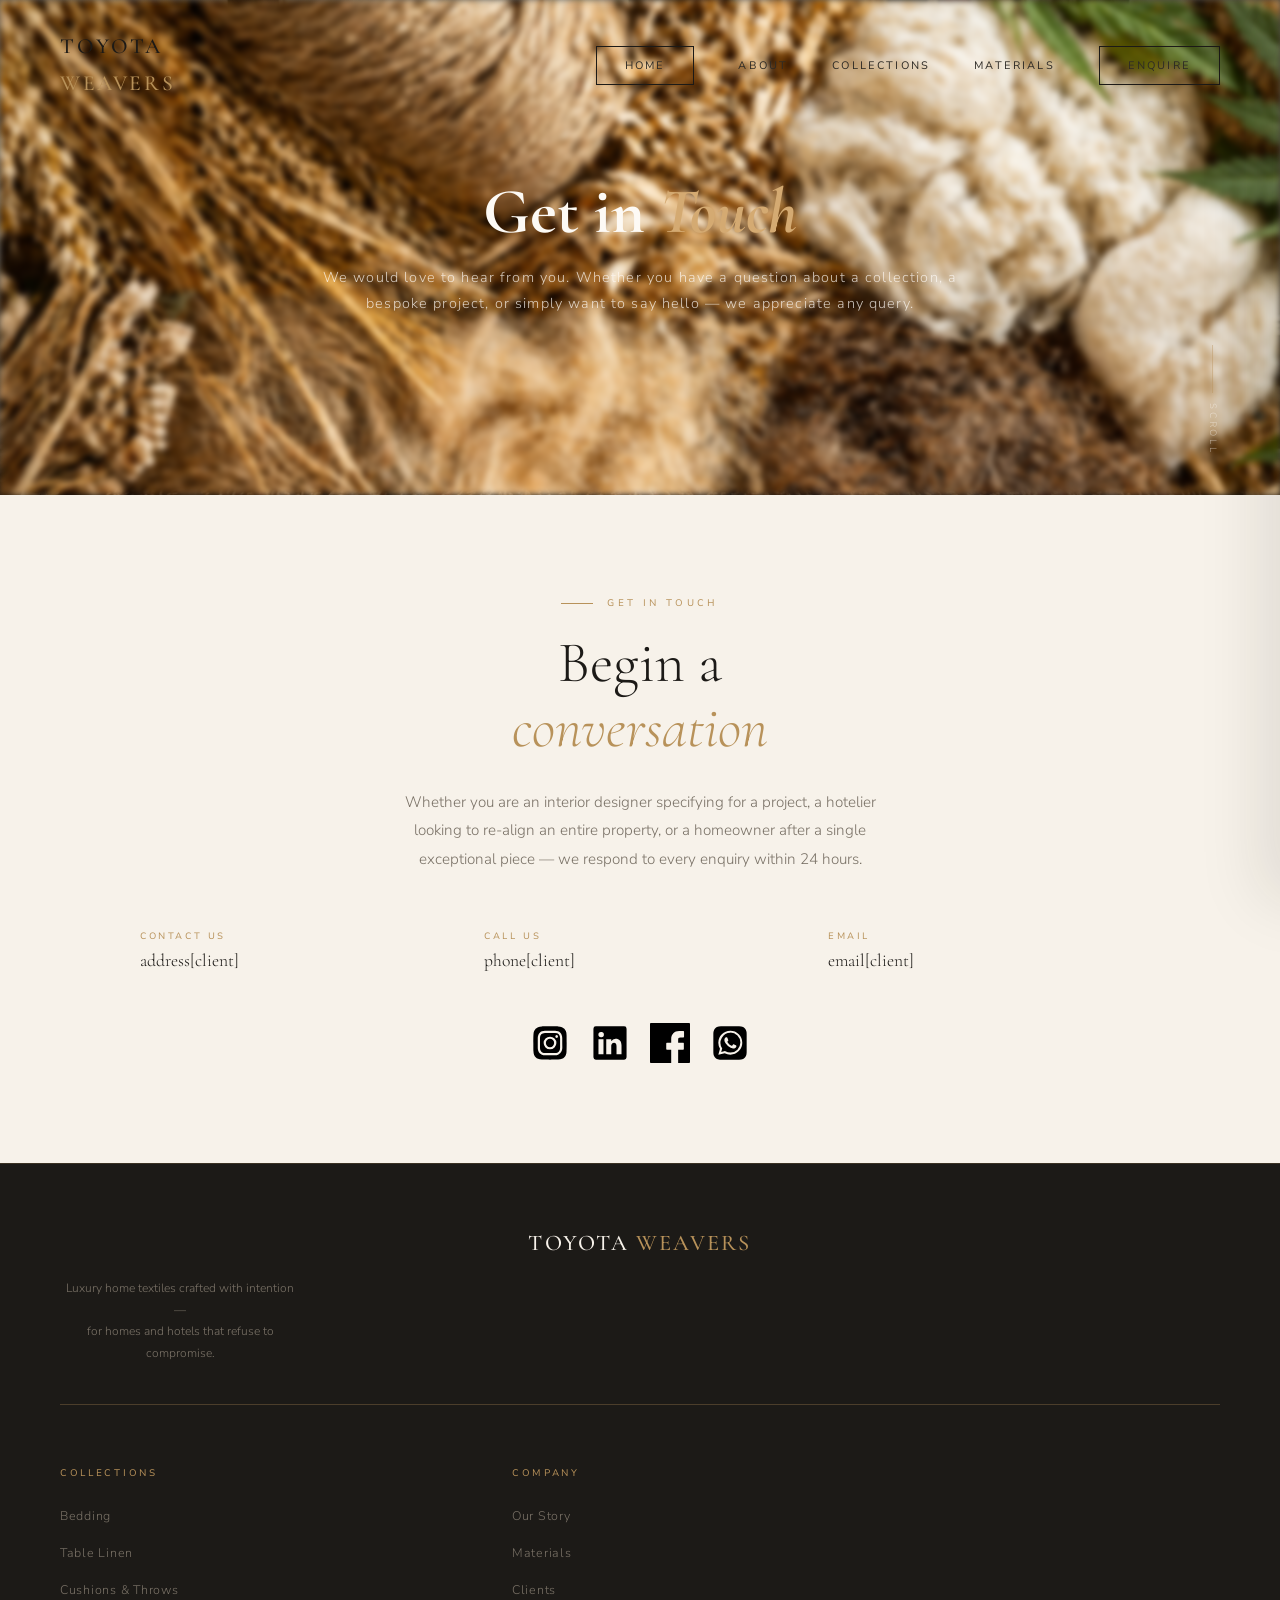
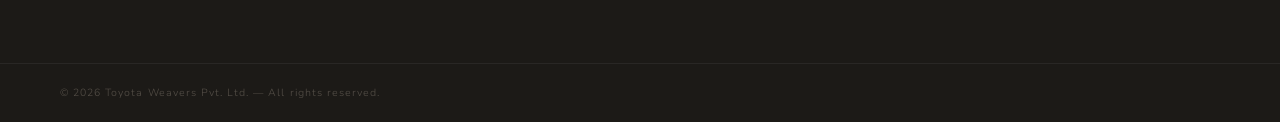
<file: contact.html>
<!DOCTYPE html>
<html lang="en">
<head>
  <meta charset="UTF-8" />
  <meta name="viewport" content="width=device-width, initial-scale=1.0" />
  <title>Contact — Toyota Weavers</title>
  <link rel="preconnect" href="https://fonts.googleapis.com">
  <link rel="preconnect" href="https://fonts.gstatic.com" crossorigin>
  <link href="https://fonts.googleapis.com/css2?family=Cormorant+Garamond:ital,wght@0,300..700;1,300..700&family=Nunito+Sans:ital,opsz,wght@0,6..12,200..1000;1,6..12,200..1000&display=swap" rel="stylesheet">

  <link rel="stylesheet" href="styles.css">
  <style>
    /* ═══════════════════════════════════════════════════
       CONTACT PAGE SPECIFIC
    ═══════════════════════════════════════════════════ */
    #contact-body #hero {
      background: linear-gradient(rgba(28,26,23,0.55), rgba(28,26,23,0.35)), url('philosophy_1.png') center/cover no-repeat;
      align-items: center;
      justify-content: center;
      text-align: center;
      height: 55vh;
      min-height: 420px;
      padding-bottom: 0;
    }
    #contact-body .hero-content { max-width: 800px; }
    #contact-body .hero-title { margin: 0 0 20px 0; }
    #contact-body .hero-sub { margin: 0 auto; }

    #contact-body #contact {
      padding-top: 100px;
      padding-bottom: 100px;
    }
    #contact-body .contact-info {
      max-width: 1000px;
      margin: 0 auto;
      padding-right: 0;
      text-align: center;
    }
    #contact-body .section-label { justify-content: center; }
    #contact-body .section-body { margin-left: auto; margin-right: auto; }

    #contact-body .contact-detail {
      display: grid;
      grid-template-columns: repeat(auto-fit, minmax(220px, 1fr));
      gap: 32px;
      margin-top: 56px;
      text-align: left;
    }
    #contact-body .contact-socials {
      justify-content: center;
      margin-top: 48px;
    }
    #contact-body .social-link img {
      width: 40px;
      height: 40px;
      transition: transform 0.3s var(--ease-luxury);
    }
    #contact-body .social-link:hover img {
      transform: scale(1.1);
    }

    @media (max-width: 768px) {
      #contact-body #hero { min-height: 320px; height: 45vh; }
      #contact-body .hero-title { font-size: clamp(2rem, 6vw, 3.5rem); }
      #contact-body .contact-detail { grid-template-columns: 1fr; }
    }
  </style>
  <script>
    window.onload = function () {
      setTimeout(function () {
      alert("This page is still being developed. The mobile version may not work as intended yet.");
      }, 300);
    };
  </script>
</head>
<body id="contact-body">

  <!-- ════════════════════════════════════════════════
       NAVIGATION
  ════════════════════════════════════════════════ -->
  <nav id="mainNav">
    <a href="./index.html"><div class="nav-logo">Toyota <span>Weavers</span></div></a>

    <ul class="nav-links">
      <li><a href="./index.html" class="nav-cta">Home</a></li>
      <li><a href="./index.html#about">About</a></li>
      <li><a href="./catalogue.html">Collections</a></li>
      <li><a href="./about-details.html">Materials</a></li>
      <li><a href="#contact" class="nav-cta">Enquire</a></li>
    </ul>
    <div class="nav-burger" id="navBurger">
      <span></span><span></span><span></span>
    </div>
  </nav>

  <!-- Mobile nav -->
  <div class="mobile-overlay" id="mobileOverlay"></div>
  <div class="mobile-nav" id="mobileNav">
    <button class="mobile-nav-close" id="mobileClose" aria-label="Close menu">✕</button>
    <a href="./index.html#about">About</a>
    <a href="./catalogue.html">Collections</a>
    <a href="./about-details.html">Materials</a>
    <a href="./index.html#clients">Clients</a>
    <a href="#contact" class="nav-cta">Enquire</a>
  </div>

  <!-- ════════════════════════════════════════════════
       HERO
  ════════════════════════════════════════════════ -->
  <section id="hero">
    <div class="hero-overlay"></div>
    <div class="hero-grain"></div>

    <div class="hero-content">
      <h1 class="hero-title">
        Get in <em>Touch</em>
      </h1>
      <p class="hero-sub">
        We would love to hear from you. Whether you have a question about a collection,
        a bespoke project, or simply want to say hello — we appreciate any query.
      </p>
    </div>

    <div class="hero-scroll-hint">
      <div class="scroll-line"></div>
      <span>Scroll</span>
    </div>
  </section>

  <!-- ════════════════════════════════════════════════
       CONTACT
  ════════════════════════════════════════════════ -->
  <section id="contact">
    <div class="contact-info">
      <p class="section-label reveal">Get in Touch</p>
      <h2 class="section-title reveal reveal-delay-1">
        Begin a<br><em>conversation</em>
      </h2>
      <p class="section-body reveal reveal-delay-2">
        Whether you are an interior designer specifying for a project, a hotelier looking to re-align an entire property, or a homeowner after a single exceptional piece — we respond to every enquiry within 24 hours.
      </p>

      <div class="contact-detail reveal reveal-delay-3">
        <div>
          <p class="contact-item-label">Contact Us</p>
          <p class="contact-item-value">
            address[client]
          </p>
        </div>
        <div>
          <p class="contact-item-label">Call Us</p>
          <p class="contact-item-value">
            <a href="#">phone[client]</a>
          </p>
        </div>
        <div>
          <p class="contact-item-label">Email</p>
          <p class="contact-item-value">
            <a href="#">email[client]</a>
          </p>
        </div>
      </div>

      <div class="contact-socials reveal reveal-delay-4">
        <a href="https://www.instagram.com" class="social-link" title="Instagram" target="_blank" rel="noopener noreferrer"><img src="instagram_logo.svg" width="40" height="40" alt="Instagram"></a>
        <a href="https://www.linkedin.com" class="social-link" title="LinkedIn" target="_blank" rel="noopener noreferrer"><img src="linkedin_logo.svg" width="40" height="40" alt="LinkedIn"></a>
        <a href="https://www.facebook.com" class="social-link" title="Facebook" target="_blank" rel="noopener noreferrer"><img src="facebook_logo.svg" width="40" height="40" alt="Facebook"></a>
        <a href="https://web.whatsapp.com" class="social-link" title="WhatsApp" target="_blank" rel="noopener noreferrer"><img src="whatsapp_logo.svg" width="40" height="40" alt="WhatsApp"></a>
      </div>
    </div>
  </section>

  <!-- ════════════════════════════════════════════════
       FOOTER
  ════════════════════════════════════════════════ -->
  <footer>
    <div class="footer-brand">
      <div class="footer-logo">Toyota <span>Weavers</span></div>
      <p class="footer-tagline">
        Luxury home textiles crafted with intention —<br>
        for homes and hotels that refuse to compromise.
      </p>
    </div>

    <div>
      <p class="footer-col-title">Collections</p>
      <ul class="footer-links">
        <li><a href="./catalogue.html">Bedding</a></li>
        <li><a href="./catalogue.html">Table Linen</a></li>
        <li><a href="./catalogue.html">Cushions & Throws</a></li>
      </ul>
    </div>

    <div>
      <p class="footer-col-title">Company</p>
      <ul class="footer-links">
        <li><a href="./index.html#about">Our Story</a></li>
        <li><a href="./about-details.html">Materials</a></li>
        <li><a href="./index.html#clients">Clients</a></li>
      </ul>
    </div>
  </footer>

  <div class="footer-bottom">
    <p class="footer-copy">
      © 2026 Toyota Weavers Pvt. Ltd. — All rights reserved.
    </p>
  </div>

  <!-- ════════════════════════════════════════════════
       JAVASCRIPT
  ════════════════════════════════════════════════ -->
  <script src="script.js" defer></script>
</body>
</html>
</file>
<file: styles.css>
/* ═══════════════════════════════════════════════════
       DESIGN TOKENS
    ═══════════════════════════════════════════════════ */
    :root {
      --ivory:      #F7F2EA;
      --ivory-dark: #EDE6D9;
      --stone:      #D8CFBE;
      --gold:       #B8925A;
      --gold-light: #D4AA72;
      --charcoal:   #1C1A17;
      --ink:        #2E2B26;
      --mist:       #7A7267;
      --white:      #FDFAF5;

      --font-display: 'Cormorant Garamond', Georgia, serif;
      --font-body:    'Nunito Sans', sans-serif;

      --ease-luxury: cubic-bezier(0.25, 0.1, 0.1, 1);
      --ease-reveal:  cubic-bezier(0.16, 1, 0.3, 1);
    }

    /* ═══════════════════════════════════════════════════
       CATALOGUE PAGE SPECIFIC
    ═══════════════════════════════════════════════════ */
    #catalogue-body #hero {
      background: linear-gradient(
  to bottom,
  #f5f5f5 0%,
  #e2e2e2 15%,
  #bfbfbf 30%,
  #9a918c 45%,
  #6f625c 60%,
  #4f4642 75%,
  #3a3431 90%,
  #262120 100%
);
    }

    #catalogue-body section#contact h2 {
      font-family: var(--font-display);
      font-size: clamp(2.2rem, 4.5vw, 3.8rem);
      font-weight: 300;
      line-height: 1.12;
      color: var(--charcoal);
      margin-bottom: 28px;
      grid-column: 1 / -1;
      display: block;     
      margin-bottom: 100px;
    }
    #catalogue-body h2 span{
      color: var(--gold);
    }
    #catalogue-body #home{
      font-size: 0.65rem;
      font-weight: 400;
      letter-spacing: 0.22em;
      text-transform: uppercase;
      padding: 11px 28px;
      border: 1px solid var(--charcoal);
      color: var(--charcoal);
      transition: background 0.3s, color 0.3s, border-color 0.3s;
    }

    /* ═══════════════════════════════════════════════════
       PRODUCT PAGE SPECIFIC
    ═══════════════════════════════════════════════════ */
    #body-product_1 body {
      background: linear-gradient(to bottom right, #f5f5dc, #d2b48c);
    }

    #body-product_1 #hero {
      background: linear-gradient(rgba(0,0,0,0.4), rgba(0,0,0,0.2)), url(https://www.greenply.com:5001/originalfile1770366494074-7284.jpg);
      background-size: cover;
      background-position: center;
    }

    #body-product_1 #contact {
      background: #FFFDEB;
    }

    #body-product_1 .contact-grid .section-title {
      grid-column: 1 / -1;
    }

    /* Catalogue & Product Shared */
    .products-grid {
      display: grid;
      grid-template-columns: repeat(auto-fit, minmax(500px, 1fr));
      gap: 60px;
    }

    .card {
      background: var(--white);
      border-radius: 16px;
      overflow: hidden;
      box-shadow: 0 20px 60px rgba(0,0,0,0.08);
      transition: all 0.4s var(--ease-luxury);
      cursor: pointer;
    }
    .card:hover {
      transform: translateY(-16px);
      box-shadow: 0 40px 100px rgba(0,0,0,0.15);
    }
    .card-image {
      height: 400px;
    }
    .card-image img { height: 100%; transition: transform 0.6s var(--ease-luxury); }
    .card:hover .card-image img { transform: scale(1.05); }
    .card-content {
      padding: 40px;
    }
    .card-category {
      font-size: 0.75rem;
      font-weight: 500;
      letter-spacing: 0.3em;
      text-transform: uppercase;
      color: var(--gold);
      margin-bottom: 16px;
    }
    .card-title {
      font-family: var(--font-display);
      font-size: 2rem;
      font-weight: 400;
      color: var(--charcoal);
      margin-bottom: 20px;
      line-height: 1.2;
    }
    .card-description {
      font-size: 1rem;
      line-height: 1.7;
      color: var(--mist);
    }

    .contact-grid {
      display: grid;
      grid-template-columns: repeat(auto-fit, minmax(250px, 1fr));
      gap: 40px;
      max-width: 1000px;
      margin: 60px auto 0;
    }
    .contact-item h3 {
      font-size: 0.8rem;
      font-weight: 500;
      letter-spacing: 0.3em;
      text-transform: uppercase;
      color: var(--gold);
      margin-bottom: 12px;
    }
    .contact-item a {
      font-family: var(--font-display);
      font-size: 1.2rem;
      color: var(--charcoal);
      font-weight: 300;
    }
    .social-grid {
      display: flex;
      gap: 24px;
      justify-content: center;
      margin-top: 60px;
    }
    .social-btn {
      display: inline-flex;
      align-items: center;
      justify-content: center;
      font-size: 1.1rem;
      color: var(--mist);
      transition: color 0.3s;
      text-decoration: none;
    }
    .social-btn:hover {
      color: var(--charcoal);
    }

    footer {
      background: var(--charcoal);
      padding: 80px 60px 40px;
    }
    .footer-grid {
      display: grid;
      grid-template-columns: repeat(auto-fit, minmax(220px, 1fr));
      gap: 48px;
      max-width: 1200px;
      margin: 0 auto 40px;
    }
    .footer-brand {
      grid-column: 1 / -1;
      text-align: center;
      padding-bottom: 40px;
      border-bottom: 1px solid rgba(184,146,90,0.3);
    }
    .footer-logo {
      font-family: var(--font-display);
      font-size: 1.8rem;
      font-weight: 500;
      letter-spacing: 0.1em;
      text-transform: uppercase;
      color: var(--ivory);
      margin-bottom: 20px;
    }
    .footer-tagline {
      color: var(--stone);
      font-size: 0.95rem;
      line-height: 1.6;
    }
    .footer-heading {
      font-size: 0.75rem;
      font-weight: 500;
      letter-spacing: 0.3em;
      text-transform: uppercase;
      color: var(--gold-light);
      margin-bottom: 24px;
    }
    .footer-list {
      display: flex; flex-direction: column; gap: 12px;
    }
    .footer-list a {
      color: var(--stone);
      font-size: 0.9rem;
      font-weight: 300;
      transition: color 0.3s;
    }
    .footer-list a:hover { color: var(--ivory); }
    .footer-bottom {
      border-top: 1px solid rgba(184,146,90,0.3);
      padding-top: 40px;
      text-align: center;
      color: var(--stone);
      font-size: 0.85rem;
    }

    /* ═══════════════════════════════════════════════════
       RESET & BASE
    ═══════════════════════════════════════════════════ */
    *, *::before, *::after { box-sizing: border-box; margin: 0; padding: 0; }

    html {
      scroll-behavior: smooth;
      font-size: 16px;
    }

    body {
      background: var(--ivory);
      color: var(--charcoal);
      font-family: var(--font-body);
      font-weight: 300;
      line-height: 1.7;
      overflow-x: hidden;
    }

    img { display: block; width: 100%; object-fit: cover; }
    a { text-decoration: none; color: inherit; }
    ul { list-style: none; }



    /* Reveal animation */
    .reveal {
      opacity: 0;
      transform: translateY(32px);
      transition: opacity 0.9s var(--ease-reveal), transform 0.9s var(--ease-reveal);
    }
    .reveal.in-view {
      opacity: 1;
      transform: translateY(0);
    }
    .reveal-delay-1 { transition-delay: 0.1s; }
    .reveal-delay-2 { transition-delay: 0.22s; }
    .reveal-delay-3 { transition-delay: 0.34s; }
    .reveal-delay-4 { transition-delay: 0.46s; }

    /* ═══════════════════════════════════════════════════
       NAVIGATION
    ═══════════════════════════════════════════════════ */
    nav {
      position: fixed; top: 0; left: 0; right: 0; z-index: 1000;
      display: flex; align-items: center; justify-content: space-between;
      padding: 28px 60px;
      transition: background 0.5s, padding 0.4s;
    }
    nav.scrolled {
      background: rgba(247, 242, 234, 0.92);
      backdrop-filter: blur(12px);
      padding: none;
      border-bottom: 1px solid var(--stone);
    }
    .nav-logo {
      font-family: var(--font-display);
      font-size: 1.35rem;
      font-weight: 500;
      letter-spacing: 0.12em;
      text-transform: uppercase;
      color: var(--charcoal);
      max-width: 180px
    }
    .nav-logo span { color: var(--gold); }
    .nav-links {
      display: flex; gap: 44px; align-items: center;
    }
    .nav-links a {
      font-size: 0.68rem;
      font-weight: 400;
      letter-spacing: 0.2em;
      text-transform: uppercase;
      color: var(--ink);
      position: relative;
    }
    .nav-links a::after {
      content: '';
      position: absolute; bottom: -3px; left: 0; right: 100%;
      height: 1px; background: var(--gold);
      transition: right 0.35s var(--ease-luxury);
    }
    .nav-links a:hover::after { right: 0; }
    .nav-cta {
      font-size: 0.65rem;
      font-weight: 400;
      letter-spacing: 0.22em;
      text-transform: uppercase;
      padding: 11px 28px;
      border: 1px solid var(--charcoal);
      color: var(--charcoal);
      transition: background 0.3s, color 0.3s, border-color 0.3s;
    }
    .nav-cta:hover { background: var(--charcoal); color: var(--ivory); }

    /* Mobile nav toggle */
    .nav-burger { display: none; flex-direction: column; gap: 5px; cursor: pointer; }
    .nav-burger span { display: block; width: 24px; height: 1px; background: var(--charcoal); transition: all 0.3s; }

    /* ═══════════════════════════════════════════════════
       HERO
    ═══════════════════════════════════════════════════ */
    #hero {
      height: 100vh; min-height: 700px;
      position: relative; overflow: hidden;
      display: flex; align-items: flex-end;
      padding: 0 60px 100px;
    }

    #hero.loaded .hero-bg { transform: scale(1); }
    .hero-overlay {
      position: absolute; inset: 0; z-index: 1;
      background: linear-gradient(
        160deg,
        rgba(28,26,23,0.08) 0%,
        rgba(28,26,23,0.55) 100%
      );
    }
    .hero-grain {
      position: absolute; inset: 0; z-index: 2; background-repeat: no-repeat; filter: blur(3px);
      background-image: url("./Sustainable_fibres.png");
    }
    .hero-content { position: relative; z-index: 3; max-width: 780px; }

    .hero-title {
      font-family: var(--font-display);
      font-size: clamp(2rem, 5vw, 4.5rem);
      font-weight: 5fmaterial00;
      line-height: 1.05;
      color: var(--white);
      margin: 100px 0 28px 0;
      opacity: 0;
      animation: fadeUp 1.1s 0.55s var(--ease-reveal) forwards;
    }
    .hero-title em {
      font-style: italic;
      color: var(--gold-light);
    }
    .hero-sub {
      font-size: 0.9rem;
      font-weight: 300;
      letter-spacing: 0.08em;
      color: rgba(253,250,245,0.75);
      max-width: 700px;
      line-height: 1.8;
      margin-bottom: 16px;
      opacity: 0;
      animation: fadeUp 1.1s 0.78s var(--ease-reveal) forwards;
    }

    .hero-actions {
      display: flex; gap: 20px; align-items: center;
      opacity: 0;
      animation: fadeUp 1.1s 1s var(--ease-reveal) forwards;
    }
    .btn-primary {
      padding: 16px 44px;
      background: var(--gold);
      color: var(--white);
      font-family: var(--font-body);
      font-size: 0.65rem;
      font-weight: 400;
      letter-spacing: 0.26em;
      text-transform: uppercase;
      border: none;
      cursor: pointer;
      transition: background 0.35s, transform 0.35s var(--ease-luxury);
    }
    .btn-primary:hover { background: var(--gold-light); transform: translateY(-2px); }
    .btn-ghost {
      font-size: 0.65rem;
      font-weight: 400;
      letter-spacing: 0.22em;
      text-transform: uppercase;
      color: rgba(253,250,245,0.85);
      border-bottom: 1px solid rgba(184,146,90,0.5);
      padding-bottom: 2px;
      transition: color 0.3s, border-color 0.3s;
    }
    .btn-ghost:hover { color: var(--gold-light); border-color: var(--gold-light); }

    .hero-scroll-hint {
      position: absolute; bottom: 40px; right: 60px; z-index: 3;
      display: flex; flex-direction: column; align-items: center; gap: 10px;
      opacity: 0;
      animation: fadeIn 1.5s 1.5s ease forwards;
    }
    .hero-scroll-hint span {
      font-size: 0.58rem; letter-spacing: 0.3em; text-transform: uppercase;
      color: rgba(253,250,245,0.5);
      writing-mode: vertical-lr;
    }
    .scroll-line {
      width: 1px; height: 48px; background: rgba(184,146,90,0.4);
      position: relative; overflow: hidden;
    }
    .scroll-line::after {
      content: '';
      position: absolute; top: -100%; left: 0; right: 0; bottom: 100%;
      background: var(--gold-light);
      animation: scrollDrop 1.8s 2s ease-in-out infinite;
    }

    @keyframes fadeUp {
      to { opacity: 1; transform: translateY(0); }
      from { opacity: 0; transform: translateY(28px); }
    }
    @keyframes fadeIn { to { opacity: 1; } }
    @keyframes scrollDrop {
      0% { top: -100%; bottom: 100%; }
      100% { top: 100%; bottom: -100%; }
    }

    /* ═══════════════════════════════════════════════════
       MARQUEE TICKER
    ═══════════════════════════════════════════════════ */
    
.ticker-wrapper {
  width: 100%;
  overflow: hidden;
  height: 48px;
  display: flex;
  align-items: center;
  background: var(--charcoal);
  border-top: 1px solid rgba(184,146,90,0.25);
  border-bottom: 1px solid rgba(184,146,90,0.25);
}

.ticker-track {
  display: inline-flex;
  align-items: center;
  white-space: nowrap;
  min-width: 200%;
  justify-content: space-around;
  animation: ticker-scroll 18s linear infinite;
  will-change: transform;
}

.ticker-item {
  font-size: 0.62rem;
  font-weight: 400;
  letter-spacing: 0.28em;
  text-transform: uppercase;
  color: var(--stone);
  padding: 0 48px;
}

.ticker-dot {
  color: var(--gold);
  font-size: 0.7rem;
}

@keyframes ticker-scroll {
  0%   { transform: translateX(0); }
  100% { transform: translateX(-50%); }
}

.ticker-wrapper:hover .ticker-track {
  animation-play-state: paused;
}

    /* ═══════════════════════════════════════════════════
       SECTION COMMONS
    ═══════════════════════════════════════════════════ */
    section { padding: 120px 60px; }
    .section-label {
      font-size: 0.6rem;
      font-weight: 400;
      letter-spacing: 0.35em;
      text-transform: uppercase;
      color: var(--gold);
      display: flex; align-items: center; gap: 14px;
      margin-bottom: 20px;
    }
    .section-label::before {
      content: '';
      display: inline-block;
      width: 32px; height: 1px;
      background: var(--gold);
    }
    .section-title {
      font-family: var(--font-display);
      font-size: clamp(2.2rem, 4.5vw, 3.8rem);
      font-weight: 300;
      line-height: 1.12;
      color: var(--charcoal);
      margin-bottom: 28px;
    }
    .section-title em { font-style: italic; color: var(--gold); }
    .section-body {
      font-size: 0.95rem;
      font-weight: 300;
      line-height: 1.85;
      color: var(--mist);
      max-width: 520px;
    }

    /* ═══════════════════════════════════════════════════
       ABOUT / PHILOSOPHY
    ═══════════════════════════════════════════════════ */
    #about {
      display: grid;
      grid-template-columns: 1fr 1fr;
      gap: 100px;
      align-items: center;
      background: var(--white);
    }
    .about-image-wrap {
      position: relative;
      height: 600px;
    }
    .about-img-main {
      width: 78%; height: 100%;
      object-fit: cover;
      /*
        ══ IMAGE INSTRUCTION ══
        Use a photo showing your atelier, loom/weaving process, or a craftsman
        at work — something that tells the story of how your textiles are made.
      */
    }
    .about-img-accent {
      position: absolute;
      bottom: -40px; right: 0;
      width: 46%; height: 52%;
      object-fit: cover;
      border: 6px solid var(--white);
      /*
        ══ IMAGE INSTRUCTION ══
        A close-up detail shot — texture of fabric, thread cross-section,
        or a finished product (cushion, curtain, throw) on a luxury surface.
      */
    }
    .about-gold-rule {
      position: absolute; top: 40px; left: 78%;
      width: 1px; height: 80px; background: var(--gold);
    }
    .about-text { padding-right: 20px; }
    .about-quote {
      font-family: var(--font-display);
      font-size: clamp(1.4rem, 2.5vw, 1.9rem);
      font-weight: 300;
      font-style: italic;
      line-height: 1.5;
      color: var(--charcoal);
      border-left: 2px solid var(--gold);
      padding-left: 28px;
      margin: 36px 0;
    }
    .about-stats {
      display: flex; gap: 44px; margin-top: 44px;
    }
    .stat-num {
      font-family: var(--font-display);
      font-size: 2.8rem; font-weight: 300;
      color: var(--gold); line-height: 1;
      margin-bottom: 4px;
    }
    .stat-label {
      font-size: 0.62rem; font-weight: 400;
      letter-spacing: 0.2em; text-transform: uppercase;
      color: var(--mist);
    }

    /* ═══════════════════════════════════════════════════
       COLLECTIONS — SLIDE CARDS
    ═══════════════════════════════════════════════════ */
    #collections {
      background: var(--charcoal);
      padding: 120px 60px;
    }
    #collections .section-label { color: var(--gold-light); }
    #collections .section-label::before { background: var(--gold-light); }
    #collections .section-title { color: var(--ivory); }

    .collections-header {
      display: flex; justify-content: space-between; align-items: flex-end;
      margin-bottom: 64px;
    }
    .collections-nav {
      display: flex; gap: 12px;
    }
    .coll-btn {
      width: 44px; height: 44px;
      border: 1px solid rgba(184,146,90,0.4);
      background: transparent;
      color: var(--gold);
      font-size: 1.1rem;
      cursor: pointer;
      display: flex; align-items: center; justify-content: center;
      transition: background 0.3s, border-color 0.3s;
    }
    .coll-btn:hover { background: var(--gold); color: var(--charcoal); border-color: var(--gold); }
    .coll-btn:disabled {
      opacity: 0.35;
      cursor: not-allowed;
    }
    .coll-btn:disabled:hover {
      background: transparent;
      color: var(--gold);
      border-color: rgba(184,146,90,0.4);
    }

    .cards-track-wrap { overflow: hidden; }
    .cards-track {
      display: flex; gap: 24px;
      transition: transform 0.7s var(--ease-luxury);
    }
    .card {
      flex: 0 0 calc(33.33% - 16px);
      position: relative;
      overflow: hidden;
      cursor: pointer;
    }
    .card-img-wrap {
      height: 480px;
      overflow: hidden;
      position: relative;
    }
    .card-img-wrap img {
      height: 100%; width: 100%;
      object-fit: cover;
      transition: transform 0.9s var(--ease-luxury);
    }
    .card:hover .card-img-wrap img { transform: scale(1.07); }
    .card-overlay {
      position: absolute; inset: 0;
      background: linear-gradient(to top, rgba(28,26,23,0.88) 0%, transparent 55%);
    }
    .card-body {
      position: absolute; bottom: 0; left: 0; right: 0;
      padding: 32px;
    }
    .card-tag {
      font-size: 0.7rem; letter-spacing: 0.28em; text-transform: uppercase;
      color: var(--ink); margin-bottom: 8px; font-weight: 600;
    }
    .card-title {
      font-family: 'Gill Sans', 'Gill Sans MT', Calibri, 'Trebuchet MS', sans-serif;
      font-size: 1.65rem; font-weight: 300;
      color: var(--ink); margin-bottom: 6px;
    }
    .card-desc {
      font-size: 0.78rem; font-weight: 300; color: rgba(247,242,234,0.65);
      line-height: 1.6; margin-bottom: 18px;
      max-height: 0; overflow: hidden;
      transition: max-height 0.5s var(--ease-luxury), opacity 0.4s;
      opacity: 0;
    }
    .card:hover .card-desc { max-height: 80px; opacity: 1; }
    .card-link {
      font-size: 0.62rem; letter-spacing: 0.22em; text-transform: uppercase;
      color: var(--gold); border-bottom: 1px solid rgba(184,146,90,0.4);
      padding-bottom: 2px;
      display: inline-block;
      transition: color 0.3s, border-color 0.3s;
    }
    .card:hover .card-link { color: var(--gold-light); border-color: var(--gold-light); }

    /* ═══════════════════════════════════════════════════
       CRAFTSMANSHIP BANNER
    ═══════════════════════════════════════════════════ */
    #craft {
      padding: 0;
      position: relative;
      height: 560px;
      overflow: hidden;
    }
    .craft-bg {
      position: absolute; inset: 0;
      /*
        ══ IMAGE INSTRUCTION ══
        Use a wide dramatic image: a loom in action, rows of threads on a frame,
        or a craftsperson doing hand-weaving. High contrast works best here.
      */
      background-image: url('https://images.unsplash.com/photo-1558769132-cb1aea458c5e?w=1800&q=85');
      background-size: cover;
      background-position: center;
      background-attachment: fixed;
      filter: brightness(0.42) saturate(0.7);
    }
    .craft-inner {
      position: relative; z-index: 1;
      height: 100%;
      display: flex; flex-direction: column;
      justify-content: center;
      padding: 0 60px;
      max-width: 700px;
    }
    .craft-inner .section-label { color: var(--gold-light); }
    .craft-inner .section-label::before { background: var(--gold-light); }
    .craft-inner .section-title { color: var(--ivory); margin-bottom: 20px; }
    .craft-inner .section-body { color: rgba(247,242,234,0.7); margin-bottom: 36px; }
    /*
      ══ CONTENT INSTRUCTION ══
      Write 2–3 sentences about your weaving heritage: where you source your
      threads, how long craftsmen have trained, what makes your process unique.
    */

    /* ═══════════════════════════════════════════════════
       MATERIALS / PROCESS GRID
    ═══════════════════════════════════════════════════ */
    #materials {
      background: var(--ivory-dark);
    }
    .materials-grid {
      display: grid;
      grid-template-columns: repeat(3, 1fr);
      gap: 2px;
      margin-top: 64px;
    }
    .material-cell {
      background: var(--ivory);
      padding: 48px 40px;
      position: relative;
      overflow: hidden;
      transition: background 0.4s;
    }
    .material-cell:hover { background: var(--white); }
    .material-cell::before {
      content: '';
      position: absolute; top: 0; left: 0; right: 0;
      height: 2px; background: var(--gold);
      transform: scaleX(0); transform-origin: left;
      transition: transform 0.45s var(--ease-luxury);
    }
    .material-cell:hover::before { transform: scaleX(1); }
    .material-num {
      font-family: var(--font-display);
      font-size: 3.5rem; font-weight: 300;
      color: var(--stone); line-height: 1;
      margin-bottom: 20px;
    }
    .material-title {
      font-family: var(--font-display);
      font-size: 1.35rem; font-weight: 400;
      color: var(--charcoal); margin-bottom: 12px;
    }
    .material-body {
      font-size: 0.82rem; font-weight: 300;
      color: var(--mist); line-height: 1.8;
    }
    /*
      ══ CONTENT INSTRUCTION ══
      Each cell covers one material / process you use. Suggested topics:
      01 – Egyptian Cotton / Fine Linen sourcing
      02 – Hand-dyeing / Natural pigments
      03 – Jacquard Weaving technique
      04 – Quality finishing & washing
      05 – Bespoke sizing & cuts
      06 – Sustainable packaging
    */

    /* ═══════════════════════════════════════════════════
       TESTIMONIALS
    ═══════════════════════════════════════════════════ */
    #testimonials {
      background: var(--white);
      text-align: center;
    }
    .testi-wrap {
      display: grid; grid-template-columns: repeat(3, 1fr);
      gap: 40px; margin-top: 72px;
    }
    .testi-card {
      padding: 48px 36px;
      border: 1px solid var(--stone);
      position: relative;
      transition: border-color 0.4s, box-shadow 0.4s;
    }
    .testi-card:hover {
      border-color: var(--gold);
      box-shadow: 0 24px 60px rgba(184,146,90,0.08);
    }
    .testi-quote-mark {
      font-family: var(--font-display);
      font-size: 5rem; font-weight: 300;
      color: var(--gold); line-height: 0.5;
      position: absolute; top: 32px; left: 32px;
      opacity: 0.4;
    }
    .testi-text {
      font-family: var(--font-display);
      font-size: 1.05rem; font-style: italic; font-weight: 300;
      color: var(--ink); line-height: 1.75;
      margin-bottom: 28px; margin-top: 12px;
      position: relative; z-index: 1;
    }
    .testi-author-name {
      font-size: 0.7rem; font-weight: 500;
      letter-spacing: 0.18em; text-transform: uppercase;
      color: var(--charcoal);
    }
    .testi-author-role {
      font-size: 0.65rem; font-weight: 300;
      letter-spacing: 0.12em;
      color: var(--mist); margin-top: 4px;
    }
    .testi-stars {
      color: var(--gold); font-size: 0.7rem;
      letter-spacing: 3px; margin-bottom: 16px;
    }
    /*
      ══ CONTENT INSTRUCTION ══
      Replace the placeholder text in each testimonial card below with real
      client quotes. Good sources: hotel GMs who use your linens, interior
      designers, boutique owners, or corporate procurement heads.
      Include the client's name, role/company, and 2–3 sentence quote.
    */

    /* ═══════════════════════════════════════════════════
       CLIENTS / PARTNERS LOGOS
    ═══════════════════════════════════════════════════ */
    #clients {
      background: var(--charcoal);
      padding: 80px 60px;
      text-align: center;
    }
    .clients-label {
      font-size: 0.6rem; letter-spacing: 0.32em; text-transform: uppercase;
      color: var(--mist); margin-bottom: 48px;
    }
    .logos-row {
      display: flex; justify-content: center; align-items: center;
      flex-wrap: wrap; gap: 60px;
    }
    .logo-item {
      font-family: var(--font-display);
      font-size: 1.05rem; font-weight: 400;
      letter-spacing: 0.18em; text-transform: uppercase;
      color: var(--stone); opacity: 0.55;
      transition: opacity 0.3s, color 0.3s;
      cursor: default;
    }
    .logo-item:hover { opacity: 1; color: var(--gold-light); }
    /*
      ══ CONTENT INSTRUCTION ══
      Replace the placeholder names below with your actual clients/partners:
      luxury hotels, interior design firms, home decor retailers, etc.
      Ideally use actual SVG or PNG logos, but text names work elegantly here.
    */

    /* ═══════════════════════════════════════════════════
       CONTACT
    ═══════════════════════════════════════════════════ */
    #contact {
      background: var(--ivory);
    }
    .contact-info { padding-right: 20px; }
    .contact-detail {
      margin-top: 48px;
      display: flex; flex-direction: column; gap: 24px;
    }
    .contact-item-label {
      font-size: 0.58rem; font-weight: 400;
      letter-spacing: 0.28em; text-transform: uppercase;
      color: var(--gold); margin-bottom: 4px;
    }
    .contact-item-value {
      font-family: var(--font-display);
      font-size: 1.1rem; font-weight: 300;
      color: var(--charcoal); line-height: 1.5;
    }
    .contact-item-value a:hover { color: var(--gold); }
    .contact-socials {
      display: flex; gap: 20px; margin-top: 36px;
    }
    .social-link {
      width: 40px; height: 40px;
      border: none;
      display: flex; align-items: center; justify-content: center;
      font-size: 0.7rem;
      color: var(--mist);
      font-weight: 400;
      letter-spacing: 0;
    }

    /* ═══════════════════════════════════════════════════
       FOOTER
    ═══════════════════════════════════════════════════ */
    footer {
      background: var(--charcoal);
      padding: 60px;
      display: grid;
      grid-template-columns: 2fr 1fr 1fr 1fr;
      gap: 60px;
      border-top: 1px solid rgba(184,146,90,0.2);
    }
    .footer-brand { display: flex; flex-direction: column; }
    .footer-logo {
      font-family: var(--font-display);
      font-size: 1.4rem; font-weight: 500;
      letter-spacing: 0.1em; text-transform: uppercase;
      color: var(--ivory); margin-bottom: 16px;
    }
    .footer-logo span { color: var(--gold); }
    .footer-tagline {
      font-size: 0.75rem; font-weight: 300;
      color: var(--mist); line-height: 1.8; max-width: 240px;
    }
    .footer-col-title {
      font-size: 0.6rem; font-weight: 400;
      letter-spacing: 0.28em; text-transform: uppercase;
      color: var(--gold); margin-bottom: 20px;
    }
    .footer-links { display: flex; flex-direction: column; gap: 10px; }
    .footer-links a {
      font-size: 0.78rem; font-weight: 300; color: var(--mist);
      letter-spacing: 0.06em;
      transition: color 0.3s;
    }
    .footer-links a:hover { color: var(--ivory); }
    .footer-bottom {
      background: var(--charcoal);
      padding: 20px 60px;
      display: flex; justify-content: space-between; align-items: center;
      border-top: 1px solid rgba(255,255,255,0.06);
      grid-column: 1/ -1;
    }
    .footer-copy {
      font-size: 0.65rem; font-weight: 300;
      letter-spacing: 0.1em; color: rgba(122,114,103,0.6);
    }
    .footer-legal {
      display: flex; gap: 28px;
    }
    .footer-legal a {
      font-size: 0.65rem; font-weight: 300;
      letter-spacing: 0.1em; color: rgba(122,114,103,0.6);
      transition: color 0.3s;
    }
    .footer-legal a:hover { color: var(--mist); }

    /* ═══════════════════════════════════════════════════
       RESPONSIVE
    ═══════════════════════════════════════════════════ */
    @media (max-width: 1024px) {
      section { padding: 100px 40px; }
      nav { padding: none; }
      nav.scrolled { padding: 16px 40px; }
      #hero { padding: 0 40px 80px; }
      .hero-scroll-hint { right: 40px; }
      .hero-title { margin: 0 0 20px 0; font-size: clamp(2.5rem, 6vw, 4.8rem); }
      .hero-sub { margin-bottom: 12px; }
      #about { grid-template-columns: 1fr; gap: 60px; }
      .about-image-wrap { height: 440px; }
      .card { flex: 0 0 calc(50% - 12px); }
      footer { grid-template-columns: 1fr 1fr; gap: 40px; }
    }

    @media (max-width: 1000px) {
      section { padding: 80px 24px; }
      nav { padding: 24px 24px; }
      nav.scrolled { padding: 16px 24px; }
      .nav-links { display: none; }
      .nav-burger { display: flex; }
      #hero { padding: 0 24px 80px; }
      .hero-scroll-hint { display: none; }
      .materials-grid { grid-template-columns: 1fr; }
      #contact { grid-template-columns: 1fr; gap: 60px; }
      footer { grid-template-columns: 1fr; gap: 36px; }
      .footer-bottom { flex-direction: column; gap: 12px; text-align: center; }
      .card { flex: 0 0 85vw; }
      .collections-header { flex-direction: column; align-items: flex-start; gap: 20px; }
      #craft { height: auto; padding: 80px 24px; }
      .craft-bg { background-attachment: scroll; }
    }

    /* Mobile nav drawer */
    .mobile-nav {
      position: fixed; top: 0; right: 0; bottom: 0;
      width: 280px; background: var(--white);
      z-index: 2000;
      padding: 80px 40px 40px;
      display: flex; flex-direction: column; gap: 28px;
      transform: translateX(100%);
      transition: transform 0.45s var(--ease-luxury);
      box-shadow: -20px 0 60px rgba(28,26,23,0.1);
    }
    .mobile-nav.open { transform: translateX(0); }
    .mobile-nav a {
      font-family: var(--font-display);
      font-size: 1.6rem; font-weight: 300;
      color: var(--charcoal);
    }
    .mobile-nav-close {
      position: absolute; top: 24px; right: 28px;
      background: none; border: none; font-size: 1.4rem;
      color: var(--mist); cursor: pointer;
    }
    .mobile-overlay {
      position: fixed; inset: 0;
      background: rgba(28,26,23,0.5);
      z-index: 1999;
      opacity: 0; pointer-events: none;
      transition: opacity 0.4s;
    }
    .mobile-overlay.open {
      opacity: 1; pointer-events: all;
    }
    .mobile-nav {
      position: fixed; top: 0; right: 0; bottom: 0;
      width: 280px; background: var(--white);
      z-index: 2000;
      padding: 80px 40px 40px;
      display: flex; flex-direction: column; gap: 28px;
      transform: translateX(100%);
      transition: transform 0.45s var(--ease-luxury);
      box-shadow: -20px 0 60px rgba(28,26,23,0.1);
    }
    .mobile-nav.open { transform: translateX(0); }
    .mobile-nav a {
      font-family: var(--font-display);
      font-size: 1.6rem; font-weight: 300;
      color: var(--charcoal);
    }
    #home{
      font-size: 0.65rem;
      font-weight: 400;
      letter-spacing: 0.22em;
      text-transform: uppercase;
      padding: 11px 28px;
      border: 1px solid var(--charcoal);
      color: var(--charcoal);
      transition: background 0.3s, color 0.3s, border-color 0.3s;
    }
</file>
